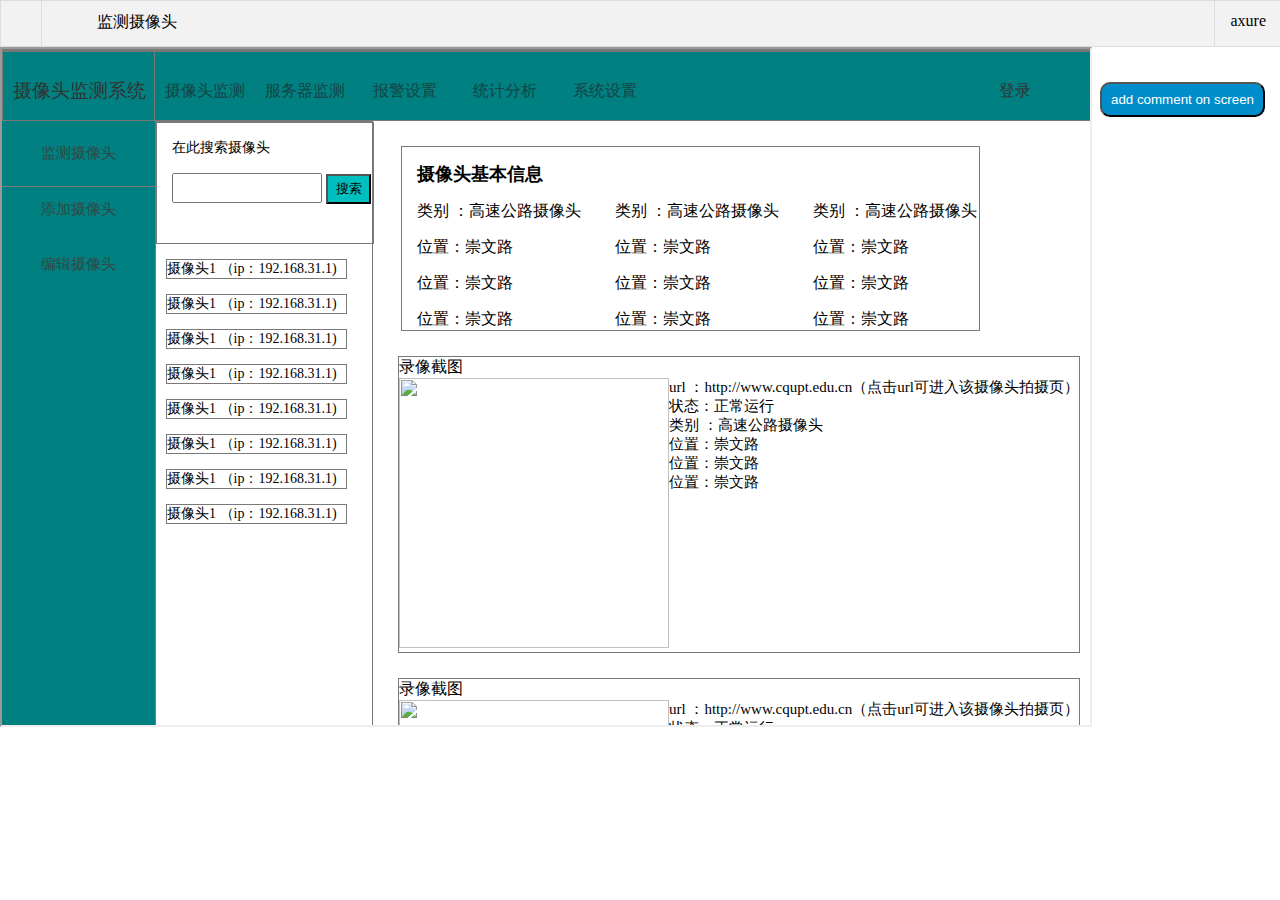
<file: bootstrap1.html>
<!DOCTYPE html>
<html lang="en">
<head>
    <meta charset="UTF-8">
    <meta name="viewport" content="width=device-width, initial-scale=1.0">
    <meta http-equiv="X-UA-Compatible" content="ie=edge">
    <title>Document</title>
    <link rel="stylesheet" href="bootstrap1.css">
    <script src="//at.alicdn.com/t/font_846894_85ieeb80o7h.js"></script>
</head>
<body>
    <div class="header clearfix">
         <a href="#">
            <svg class="icon svg_first" aria-hidden="true">
                 <use xlink:href="#icon-fork"></use>
            </svg>
        </a>
        <a href="#">
                <svg class="icon svg_second" aria-hidden="true">
                     <use xlink:href="#icon-icon-test"></use>
                </svg>
        </a>
        <span>
            监测摄像头
        </span>
        <span id="span_2">
                axure
        </span>
        <a href="#">
                <svg class="icon svg_third" aria-hidden="true">
                     <use xlink:href="#icon-dot_vertical"></use>
                </svg>
        </a>
        <a href="#">
                <svg class="icon svg_fourth" aria-hidden="true">
                     <use xlink:href="#icon-comment"></use>
                </svg>
        </a>
        <a href="#">
                <svg class="icon svg_fifth" aria-hidden="true">
                     <use xlink:href="#icon-documentfull"></use>
                </svg>
        </a>
    </div>
    <iframe id="mainFrame" name="mainFrame" src="iframe.html" height="676px" width="85%">
    
    </iframe>
   <div class="last">
       <div class="last_input">
     <input type="submit" value="add comment on screen">
    </div>
</div>
</body>
</html>
</file>
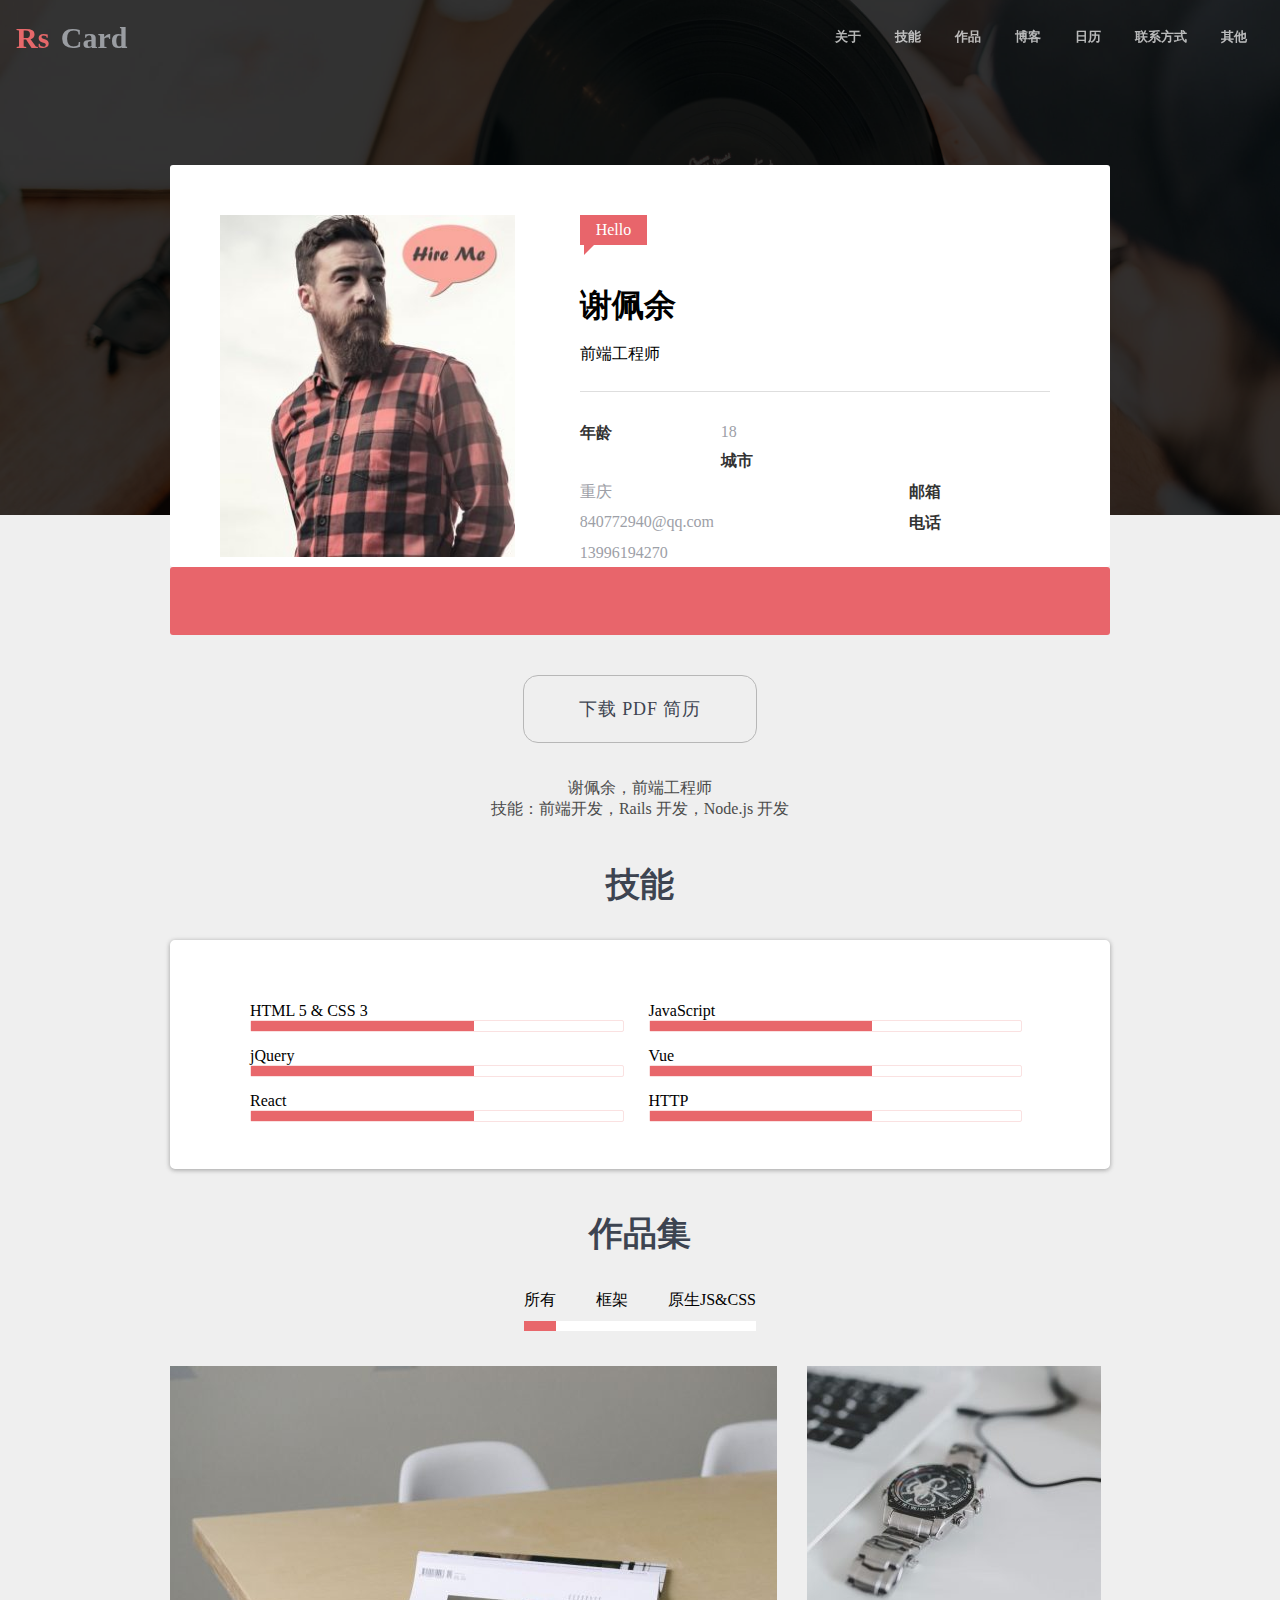
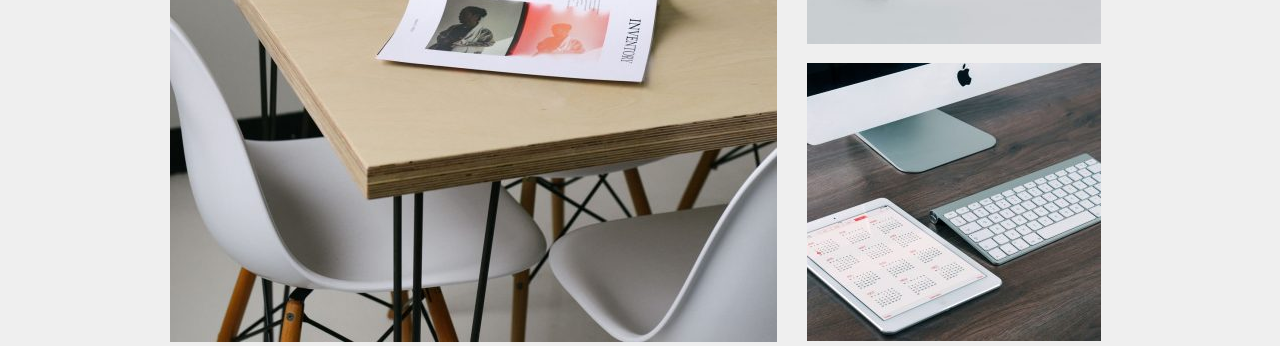
<file: 简历.html>
<!DOCTYPE html>
<html lang="en">
<head>
    <meta charset="UTF-8">
    <meta name="viewport" content="width=device-width, initial-scale=1.0">
    <meta http-equiv="X-UA-Compatible" content="ie=edge">
    <title>谢佩余的简历</title>
    <script src="//at.alicdn.com/t/font_8d5l8fzk5b87iudi.js">
    </script>
    <link rel="stylesheet" href="简历.css">
</head>
<body>
    <div class="top_nav_bar">
        <div class="top_barrier clearfix">
            <a class="logo" href="#" alt="logo">
                <span class="Rs">
                Rs
                </span>
            <span class="Card">
                Card
            </span>
        </a>
        <nav>
        <ul class="clearfix">
            <li><a href="#">关于</a></li>
            <li><a href="#">技能</a></li>
            <li><a href="#">作品</a></li>
            <li><a href="#">博客</a></li>
            <li><a href="#">日历</a></li>
            <li><a href="#">联系方式</a></li>
            <li><a href="#">其他</a></li>
        </ul>
        </nav>
        </div>
    </div>
    <div class="banner">
        <div class="mask"></div>
    </div>
    <main>
        <div class="user_card clearfix">
            <div class="pictureAndtext">
                <div class="picture">
                    <img src="img/2.jpg" alt="头像" height="342px;">
                </div>
                <div class="text">
                    <span class="welcome">Hello
                    <span class="triangle"></span>
                    </span>
                        <h1>谢佩余</h1>
                        <p>前端工程师</p>
                        <hr>
                        <dl>
                        <dt>年龄</dt>
                        <dd>18</dd>
                        <dt>城市</dt>
                        <dd>重庆</dd>
                        <dt>邮箱</dt>
                        <dd>840772940@qq.com</dd>
                        <dt>电话</dt>
                        <dd>13996194270</dd>
                        </dl>
                    </div>
                    </div>
                </div> 
            <footer class="media">
                        <a href="#">
                                <svg class="icon" aria-hidden="true">
                                    <use xlink:href="#icon-github"></use>
                                </svg>
                              </a>
                              <a href="#">
                                <svg class="icon" aria-hidden="true">
                                    <use xlink:href="#icon-weixin"></use>
                                </svg>
                              </a>
                              <a href="#">
                                <svg class="icon" aria-hidden="true">
                                    <use xlink:href="#icon-weibo"></use>
                                </svg>
                              </a>
             </footer>       
        <p class="button_wrapper">
            <a class="button" href="1.jpg" target="_blank">下载 PDF 简历</a>
        </p>
            <p class="self_introduction">
                谢佩余，前端工程师<br>
                技能：前端开发，Rails 开发，Node.js 开发
            </p>
    </main>
    <section class="Professional_Skills">
            <h2>技能</h2>
            <ol class="Professional_ol clearfix">
              <li>HTML 5 &amp; CSS 3
                  <div class="skills_bar">
                      <div class="skills_bar_inside">

                      </div>
                  </div>
              </li>
              <li class="li_second">JavaScript
                <div class="skills_bar">
                    <div class="skills_bar_inside">
                      
                    </div>
                </div>
              </li>
              <li>jQuery
                <div class="skills_bar">
                    <div class="skills_bar_inside">
                      
                    </div>
                </div>
              </li>
              <li>Vue
                <div class="skills_bar">
                    <div class="skills_bar_inside">
                      
                    </div>
                </div>
              </li>
              <li>React
                <div class="skills_bar">
                    <div class="skills_bar_inside">
                      
                    </div>
                </div>
              </li>
              <li>HTTP
                <div class="skills_bar">
                    <div class="skills_bar_inside">
                      
                    </div>
                </div>
              </li>
            </ol>
    </section>
    <section class="portfolio">
            <h2>作品集</h2>
            <nav>
              <ol class="clearfix"> 
                <li id="portfolio1">所有</li>
                <li id="portfolio2">框架</li>
                <li id="portfolio3">原生JS&amp;CSS</li>
              </ol>
              <div  class="bar">
                  <div id="portfolio_bar" class="bar_inside_1">

                  </div>
              </div>
            </nav>
            <script>
               portfolio1.onclick=function()
               {
                portfolio_bar.className='bar_inside_1';
               }
               portfolio2.onclick=function()
               {
                portfolio_bar.className='bar_inside_2';
               }
               portfolio3.onclick=function()
               {
                portfolio_bar.className='bar_inside_3';
               }

            </script>
            <div class="works">
              <div class="big">
                  <img src="img/3.jpg" alt="作品">
              </div>
              <div class="small">
                    <img src="img/4.jpg" alt="作品">
              </div>
              <div class="small2">
                    <img src="img/5.jpg" alt="作品">
              </div>
            </div>
      </section>
</body>
</html>
</file>
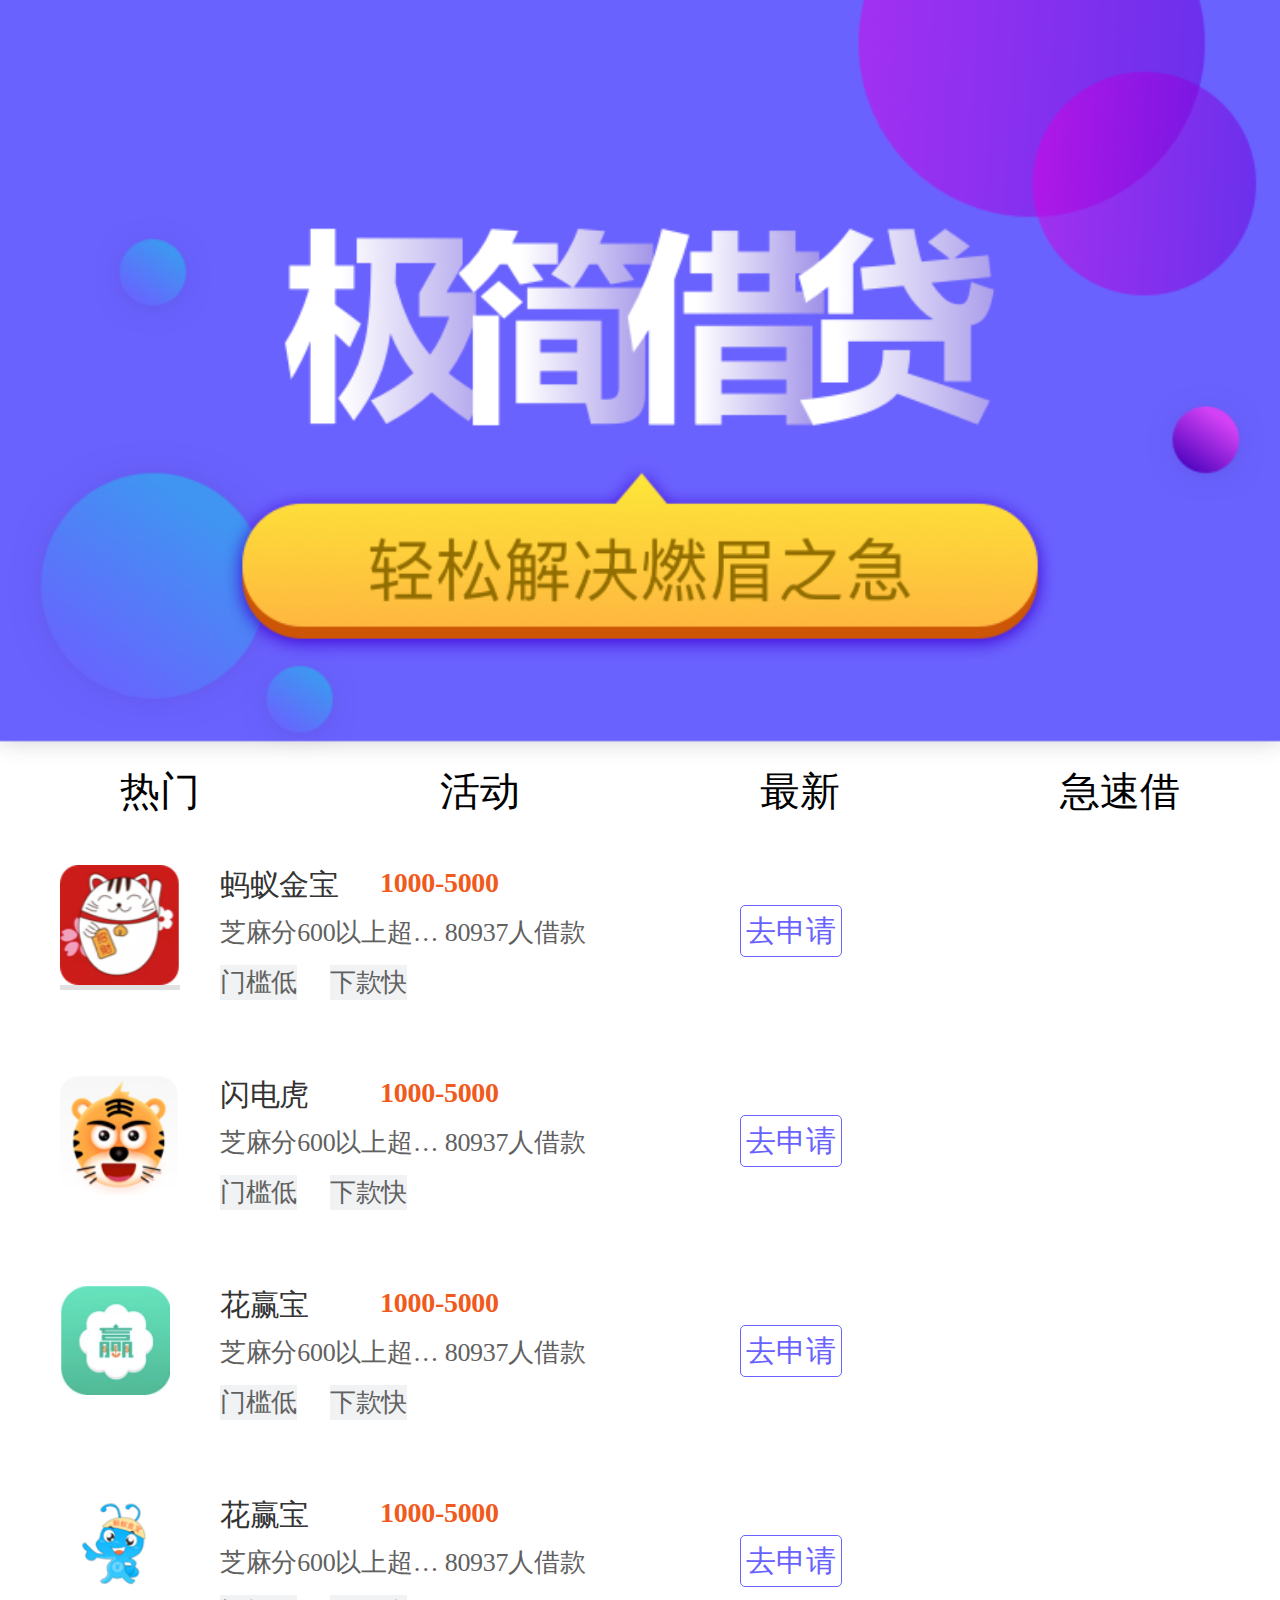
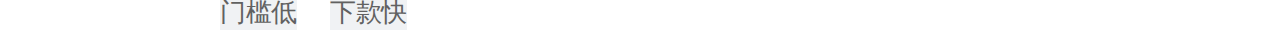
<file: 谢佩余/page1.html>
<!DOCTYPE html>
<html lang="en">
<head>
    <meta charset="UTF-8">
    <title>page1</title>
    <link href="page1.css" type="text/css" rel="stylesheet">
    <script type="text/javascript">
        function tab(pid){
         var ps = ['news','sports','military','bbs'];
         for(var i=0,len=ps.length;i<len;i++)
         {
          if(ps[i] == pid){
           document.getElementById(ps[i]).style.display = "block";
          }
          else
          {
           document.getElementById(ps[i]).style.display = "none";
          }
         }
        }
        </script>

</head>
<body>
    <div class="banner">
      <a href="#"><img src="img/banner-Home.png"></a>
    </div>
    <div class="tab">
          <ul class="clearfix">
              <li class="li" id="li_first" onmouseover="tab('news');">热门</li>
              <li class="li" id="li_second" onmouseover="tab('sports');">活动</li>
              <li class="li" id="li_third" onmouseover="tab('military');">最新</li>
              <li class="li" id="li_fourth" onmouseover="tab('bbs');">急速借</li>
          </ul>
    </div>
    <div class="main_item_1" id="news">
            <ul>
                <li class="li_1">
                    <img src="img/1.png">
                    <span class="span1">蚂蚁金宝</span>
                    <span class="span2">1000-5000</span>
                    <span class="span3">芝麻分600以上超…  80937人借款</span>
                    <span class="span4">下款快</span>
                    <span class="span5">门槛低</span>
                    <a class="a1">去申请</a>
                </li>
                <li class="li_2">
                        <img src="img/2.png">
                        <span class="span1">闪电虎</span>
                        <span class="span2">1000-5000</span>
                        <span class="span3">芝麻分600以上超…  80937人借款</span>
                        <span class="span4">下款快</span>
                        <span class="span5">门槛低</span>
                        <a class="a1">去申请</a>
                    </li>
                <li class="li_3">
                        <img src="img/3.png">
                        <span class="span1">花赢宝</span>
                        <span class="span2">1000-5000</span>
                        <span class="span3">芝麻分600以上超…  80937人借款</span>
                        <span class="span4">下款快</span>
                        <span class="span5">门槛低</span>
                        <a class="a1">去申请</a>
                </li>
                <li class="li_4">
                        <img src="img/4.png">
                        <span class="span1">花赢宝</span>
                        <span class="span2">1000-5000</span>
                        <span class="span3">芝麻分600以上超…  80937人借款</span>
                        <span class="span4">下款快</span>
                        <span class="span5">门槛低</span>
                        <a class="a1">去申请</a>
                </li>
            </ul>
        </div>
        <div class="main_item_2" id="sports">
            example
        </div>
        <div class="main_item_3" id="military">
            example
            <br>
            000000
        </div>
        <div class="main_item_4" id="bbs">
            example
            <br>
            11111
        </div>
</body>
</html>
</file>
<file: 简历.css>
*{
    padding: 0;
    margin: 0;
    text-decoration: none;
    list-style: none;
}
.icon {
    width: 1em; height: 1em;
    vertical-align: -0.15em;
    fill: currentColor;
    overflow: hidden;
 }
body{
    background-color:rgb(239, 239, 239);
}
.top_nav_bar{
    position: fixed;
    width: 100%;
}
.top_barrier{
    padding: 20px 16px 20px 16px;
}
.top_nav_bar nav ul li{
    float: left;
    font-size: 13px;
    margin-left: 17px;
    margin-right: 17px;
    border-bottom: 3px solid transparent;
    font-weight: bold;
}
.top_nav_bar a{
    float: left;
}
.top_nav_bar nav{
    float: right;
}
.clearfix::after{
    content:'';
    display: block;
    clear: both;
}
.top_nav_bar nav ul li a:hover{
    border-bottom: 3px solid #DC6465;
}
.top_nav_bar .logo {
    font-family:'Arial Black';
    font-size: 30px;
    padding-top: 1px;
    font-weight: bold;
  }
  .top_nav_bar .logo .Rs{
    color: #e6686a;
    margin-right: 4px;
  }
  .top_nav_bar .logo .Card{
    color: #9A9DA2;
  }
  
  .top_nav_bar nav {
    font-size: 13px;
    padding-top: 8px;
    padding-bottom: 8px;
  }
  .top_nav_bar nav a{
    color: rgba(255, 255, 255, 0.7);
    text-decoration: none;
    font-weight: bold;
  }
  .banner{
      background-image: url(img/1.jpg);
      width: 100%;
      height: 515px;
      background-position: center center;
      background-size: cover;
  }
 .banner .mask{
     height: 515px;
    background-color: rgba(0,0,0,0.8);
  }
  .user_card{
      border-radius: 3px;
      background-color: rgb(255, 2555, 255);
      max-width: 940px;
      margin-left: auto;
      margin-right: auto;
  }
  .picture{
    float: left;
  }
  .text{
      float: left;
      margin-left:65px; 
      width: 470px;
  }
  .user_card .welcome{
      background: rgb(232, 101, 107);
      color: rgb(255, 255, 255);
      display: inline-block;
      padding: 4px 16px;
      line-height: 22px;
      position: relative;
  }
  .user_card .welcome .triangle{
    position: absolute;
    display: block;
    border:10px solid transparent;
    width: 0;
    border-left-color:rgb(232, 101, 107);
    border-top-width: 0;
    left:4px;;
    bottom: 0;
    top:100%;
  }
  .user_card .pictureAndtext{
      padding: 50px;
  }
  h1{
      margin-top: 39px;
  }
  .user_card p{
      margin-top: 16px;
  }
  hr{
      height: 0;
      border: none;
      border-top:1px solid #dedede;
      margin-bottom:26px;
      margin-top: 26px;
  }
  .user_card dl dd{
    float: left;
    width: 70%;
    padding: 5px 0;
    color: #9da0a7;
  }
  .user_card dl dt{
      font-weight: bold;
      color: #333333;
      float: left;
      width: 30%;   
      padding: 5px 0;

  }
.media{
      border-radius: 3px;
      background-color: rgb(232, 101, 107);
      max-width: 940px;
      margin-left: auto;
      margin-right: auto;
      text-align: center;
  }
  .media a{
      display: inline-block;
      border-radius: 50%;
      width: 50px;
      padding: 5px 0;
      line-height: 30px;
  }
.media  a  svg{
    width: 30px;
    height: 40px;
    fill: white;
    margin: 5px 10px;
  }
 footer.media > a:hover{
    background: #CF5D5F;
  }
  .button{
      border: 1px solid rgb(183,183,183);
      border-radius: 15px;
      display: inline-block;
      padding: 21px 55px;
      font-size: 18px;
      color:rgb(61, 68, 81);
      letter-spacing: 0.05em;
  }
  .button:hover{
    transition: box-shadow 1s;
    box-shadow: 0px 4px 20px 4px rgba(160,160,160,1);
  }
  .button_wrapper{
      text-align: center;
      margin-top:40px;
  }
 .user_card{
     margin-top: -350px;
 }
 .self_introduction{
     font-size: 楷体;
     color: rgb(75,75,75);
     text-align: center;
     margin-top: 35px;
 }
 .Professional_Skills h2{
    margin-top: 45px;
    margin-bottom: 35px;
    color: #3d4451;
    font-size: 34px;
    line-height: 1.2;
    font-weight: 600;
    text-align: center
 }
.Professional_ol{
    padding: 42px 50px;
    box-shadow: 0 1px 6px rgba(0, 0, 0, 0.12), 0 1px 4px rgba(0, 0, 0, 0.24);
    max-width: 830px;
    margin: 0 auto;
    background-color: #fff;
    border: 5px solid #fff;
    border-radius: 5px;
}
.Professional_Skills ol li {
    margin-top: 15px;
    margin-left: 25px;
    float: left;
    width: 45%;
}
.skills_bar{
    height: 10px;
    border: 1px solid rgb(250, 225, 225);
    border-radius: 2px;
}
.skills_bar_inside{
    height: 100%;
    width: 60%;
    background-color: rgb(232, 103, 107);
}
.portfolio
{
      border-radius: 3px;
      max-width: 940px;
      margin-left: auto;
      margin-right: auto;
      text-align: center;
}
.portfolio h2{
    margin-top: 45px;
    margin-bottom: 35px;
    color: #3d4451;
    font-size: 34px;
    line-height: 1.2;
    font-weight: 600;
    text-align: center;
 }
 .portfolio li{
     float: left;
     margin-left: 40px;
     cursor: pointer;
 }
 .portfolio li:first-child{
    float: left;
    margin-left: 0px;
}
 nav{
     text-align: center;
     display: inline-block;
     vertical-align: top;
 }
 .portfolio ol{
     display: inline-block;
     vertical-align: top;
 }
 .portfolio .bar{
     height: 10px;
     background-color: #fff;
     margin-top: 10px;
 }
 .portfolio .bar .bar_inside_1{
     height:10px;
     background-color: rgb(232, 103, 107);
     width:14%;
     margin-bottom: 85px;
     transition: all 0.6s;
 }
 .portfolio .bar .bar_inside_2{
    height: 10px;
    margin-left: 23%;
    background-color: rgb(232, 103, 107);
    width:34%;
    margin-bottom: 85px;
    transition: all 0.6s;
}
.portfolio .bar .bar_inside_3{
    height: 10px;
    margin-left: 55%;
    background-color: rgb(232, 103, 107);
    width:45%;
    margin-bottom: 85px;
    transition: all 0.6s;
}
.portfolio .works{
    height: 576px;
    margin-top: 35px;
    position: relative;
}
.portfolio .works div{
    position: absolute;
}
.big{
    top: 0;
    left: 0;
}
.small{
    top:0px;
    left: 637px;
}
.small2{
    top:297px;
    left: 637px;
}
</file>
<file: 谢佩余/page1.css>
html{
    font-size: 62.5%; /*10 ÷ 16 × 100% = 62.5%* 1rem=10px*/
}
*{
    margin: 0;
    padding: 0;
    text-decoration: none;
    list-style: none;
}
.banner img{
    width: 100%;
}
.li{
    width: 25%;
    height:5.8125rem;
    list-style: none;
    float: left;
    font-size:4rem;
    font-family: PingFangSC-Medium;
    text-align: center;
    line-height: 5rem;
    cursor: pointer;
    /* transition:10s; */
}
.clearfix::after{
    content: '';
    display: block;
    clear: both;
}
.main_item_1{
    width: 100%;
    background: #fff;
    position: relative;
}
.li_1 img{
    width: 12rem;
    height: 12rem;
    position: absolute;
    left: 6rem;
    top: 4rem;
    border-bottom: 5px solid #E1E1E1;
}
.li_2 img{
    width: 12rem;
    height: 12rem;
    position: absolute;
    left: 6rem;
    top: 15rem;
}
.li_3 img{
    width: 11rem;
    height: 11rem;
    position: absolute;
    left:6rem;
    top: 26rem;
}
.li_4 img{
    width: 11rem;
    height: 11rem;
    position: absolute;
    left:6rem;
    top: 37rem;
}

.li_1{
    position: relative;
}
.li_1 .span1{
    left: 22rem;
    top: 4rem;
    position: absolute;
    font-family: PingFangSC-Regular;
    font-size: 3rem;
    color: #333333;
    letter-spacing: -0.32px;
}
.li_1 .span2{
    font-weight: bold;
    left: 38rem;
    top: 4.2rem;
    position: absolute;
    font-family: PingFangSC-Regular;
    font-size: 2.8rem;
    color: #F15A1D;
    letter-spacing: -0.28px;
}
.li_1 .span3{
    font-family: PingFangSC-Regular;
    font-size: 2.6rem;
    color: #616161;
    letter-spacing: -0.26px;
    left: 22rem;
    top: 9rem;
    position: absolute;
}
.li_1 .span4{
    font-family: PingFangSC-Regular;
    font-size: 2.6rem;
    color: #616161;
    letter-spacing: -0.26px;
    top: 14rem;
    position: absolute;
    left: 33rem;
    background-color: rgb(240, 242, 244);
}
.li_1 .span5{
    font-family: PingFangSC-Regular;
    font-size: 2.6rem;
    color: #616161;
    letter-spacing: -0.26px;
    top: 14rem;
    position: absolute;
    left: 22rem;
    background-color: rgb(240, 242, 244);
}
.li_1 a{
    text-align: center;
    top: 8rem;
    position: absolute;
    left: 74rem;
    width: 10rem;
    height: 5rem;
    line-height: 5rem;
    border: 1px solid #6A62FF;
    color: #6A62FF;
    border-radius: 5px;
    font-size: 3rem;
}
.li_2{
    position: relative;
    top: 10rem;
}
.li_2 .span1{
    left: 22rem;
    top: 15rem;
    position: absolute;
    font-family: PingFangSC-Regular;
    font-size: 3rem;
    color: #333333;
    letter-spacing: -0.32px;
}
.li_2 .span2{
    font-weight: bold;
    left: 38rem;
    top: 15.2rem;
    position: absolute;
    font-family: PingFangSC-Regular;
    font-size: 2.8rem;
    color: #F15A1D;
    letter-spacing: -0.28px;
}
.li_2 .span3{
    font-family: PingFangSC-Regular;
    font-size: 2.6rem;
    color: #616161;
    letter-spacing: -0.26px;
    left: 22rem;
    top:20rem;
    position: absolute;
}
.li_2 .span4{
    font-family: PingFangSC-Regular;
    font-size: 2.6rem;
    color: #616161;
    letter-spacing: -0.26px;
    top: 25rem;
    position: absolute;
    left: 33rem;
    background-color: rgb(240, 242, 244);
}
.li_2 .span5{
    font-family: PingFangSC-Regular;
    font-size: 2.6rem;
    color: #616161;
    letter-spacing: -0.26px;
    top: 25rem;
    position: absolute;
    left: 22rem;
    background-color: rgb(240, 242, 244);
}
.li_2 a{
    text-align: center;
    top: 19rem;
    position: absolute;
    left: 74rem;
    width: 10rem;
    height: 5rem;
    line-height: 5rem;
    border: 1px solid #6A62FF;
    color: #6A62FF;
    border-radius: 5px;
    font-size: 3rem;
}
.li_3{
    position: relative;
    top: 20rem;
}
.li_3 .span1{
    left: 22rem;
    top: 26rem;
    position: absolute;
    font-family: PingFangSC-Regular;
    font-size: 3rem;
    color: #333333;
    letter-spacing: -0.32px;
}
.li_3 .span2{
    font-weight: bold;
    left: 38rem;
    top: 26.2rem;
    position: absolute;
    font-family: PingFangSC-Regular;
    font-size: 2.8rem;
    color: #F15A1D;
    letter-spacing: -0.28px;
}
.li_3 .span3{
    font-family: PingFangSC-Regular;
    font-size: 2.6rem;
    color: #616161;
    letter-spacing: -0.26px;
    left: 22rem;
    top:31rem;
    position: absolute;
}
.li_3 .span4{
    font-family: PingFangSC-Regular;
    font-size: 2.6rem;
    color: #616161;
    letter-spacing: -0.26px;
    top: 36rem;
    position: absolute;
    left: 33rem;
    background-color: rgb(240, 242, 244);
}
.li_3 .span5{
    font-family: PingFangSC-Regular;
    font-size: 2.6rem;
    color: #616161;
    letter-spacing: -0.26px;
    top: 36rem;
    position: absolute;
    left: 22rem;
    background-color: rgb(240, 242, 244);
}
.li_3 a{
    text-align: center;
    top: 30rem;
    position: absolute;
    left: 74rem;
    width: 10rem;
    height: 5rem;
    line-height: 5rem;
    border: 1px solid #6A62FF;
    color: #6A62FF;
    border-radius: 5px;
    font-size: 3rem;
}
.li_4{
    position: relative;
    top: 30rem;
}
.li_4 .span1{
    left: 22rem;
    top: 37rem;
    position: absolute;
    font-family: PingFangSC-Regular;
    font-size: 3rem;
    color: #333333;
    letter-spacing: -0.32px;
}
.li_4 .span2{
    font-weight: bold;
    left: 38rem;
    top: 37.2rem;
    position: absolute;
    font-family: PingFangSC-Regular;
    font-size: 2.8rem;
    color: #F15A1D;
    letter-spacing: -0.28px;
}
.li_4 .span3{
    font-family: PingFangSC-Regular;
    font-size: 2.6rem;
    color: #616161;
    letter-spacing: -0.26px;
    left: 22rem;
    top:42rem;
    position: absolute;
}
.li_4 .span4{
    font-family: PingFangSC-Regular;
    font-size: 2.6rem;
    color: #616161;
    letter-spacing: -0.26px;
    top: 47rem;
    position: absolute;
    left: 33rem;
    background-color: rgb(240, 242, 244);
}
.li_4 .span5{
    font-family: PingFangSC-Regular;
    font-size: 2.6rem;
    color: #616161;
    letter-spacing: -0.26px;
    top: 47rem;
    position: absolute;
    left: 22rem;
    background-color: rgb(240, 242, 244);
}
.li_4 a{
    text-align: center;
    top: 41rem;
    position: absolute;
    left: 74rem;
    width: 10rem;
    height: 5rem;
    line-height: 5rem;
    border: 1px solid #6A62FF;
    color: #6A62FF;
    border-radius: 5px;
    font-size: 3rem;
}
.main_item_2,.main_item_3,.main_item_4{
    display: none;
}
.main_item_2{
    width: 100%;
    background: #fff;
    position: relative;
}
.main_item_3{
    width: 100%;
    background: #fff;
    position: relative;
}
.main_item_4{
    width: 100%;
    background: #fff;
    position: relative;
}
</file>
<file: bootstrap1.css>
*{
    list-style: none;
    text-decoration: none;
    padding: 0;
    margin: 0;
}
.header{
    width: 100%;
    background-color: #F2F2F2;
    border: 1px solid #dddddd;
    height: 45px;
    text-align: center;
}
svg{
    width: 10px;
    height: 45px;
    padding-left: 15px;
    padding-right: 15px;
}
.svg_first{
    float: left;
    border-right: 1px solid #dddddd;
}
.svg_second{
    width:25px;
    height: 45px;
    float: left;
}
.header span{
    display: inline-block;
    widows: 90px;
    float: left;
    padding-top: 10.5px;
}
.clearfix:after {
    content: '.';
    height: 0;
    display: block;
    clear: both;
}
.svg_third{
    width:20px;
    height: 45px;
    float: right;
    border-right: 1px solid #dddddd;
    padding-right: 25px;
}
.svg_fourth{
    width:20px;
    height: 45px;
    float: right;
}
.svg_fifth{
    width:20px;
    height: 45px;
    float: right;
}
#span_2{
    display: inline-block;
    widows: 90px;
    float: right;
    padding-top: 10.5px;
    padding-right: 15px;
    padding-left: 15px;
}
/* .second{
    text-align: center;
    width: 80%;
    height: 70px;
    background-color: rgb(0,128,128);
    border: 1px solid #797979;
}
.second ul{
    border: 1px solid #797979;
}
.second ul li{
    float: left;
    width: 150px;
    height: 70px;
    line-height: 80px;
}
.second ul .li_last{
    width: 150px;
    float: right;
}
.second ul .li_first{
    width: 150px;
    border-right: 1px solid #797979;
    font-size: 19px;
}
.second ul li a{
    color: #154444;
}
.second ul li{
    color: #333333;
} */
/* .third_left{
    text-align: center;
    display: inline-block;
    width:153px;
    height: 570px;
    background-color: rgb(0,128,128);
}
.third_left ul li{
    height: 55px;
    line-height: 45px;
    color: #334848;
    font-size: 15px;
}
.third_left ul .li_first{
    padding-top: 10px;
    border-bottom: 1px solid #797979;
} */
.last{
    float: right;
}
.last input{
    float: left;
    color: #fff;
    background-color: #008DCB;
    border-radius: 10px;
    height: 35px;
    width: 165px;
}
.last_input{
    float: left;
    padding-right: 15px;
    padding-top: 35px;
}
</file>
